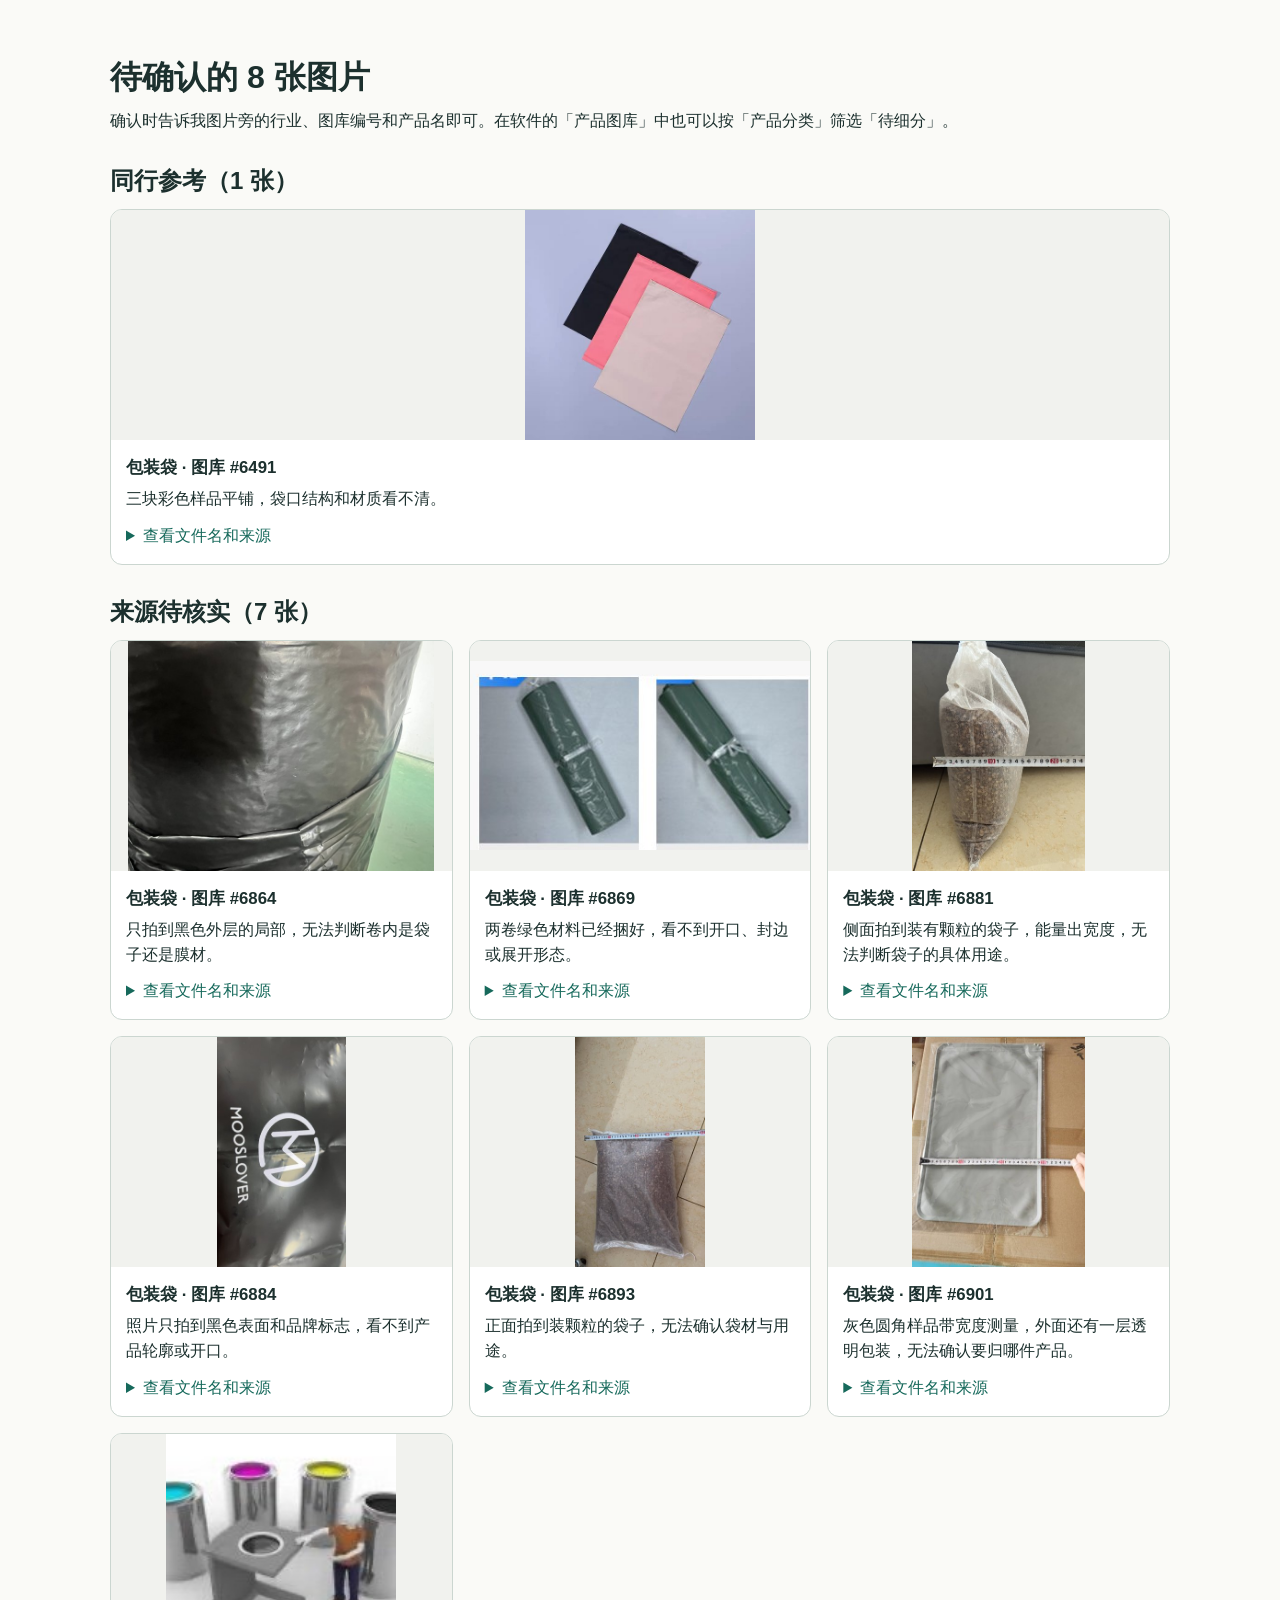
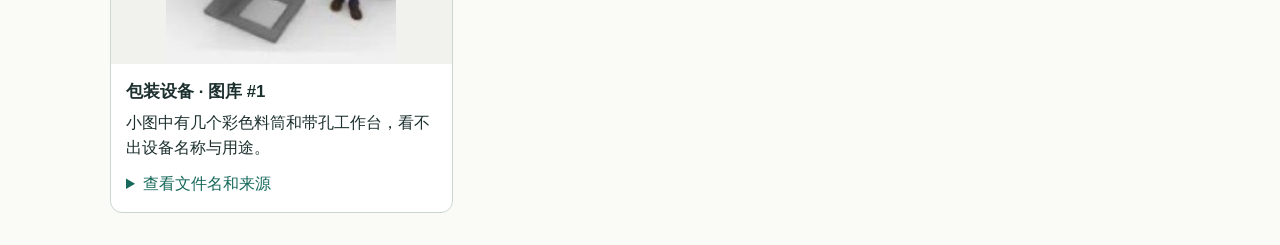
<file: 资料整理记录/产品图库待确认.html>
<!doctype html><html lang="zh-CN"><meta charset="utf-8"><meta name="viewport" content="width=device-width, initial-scale=1"><title>产品图库 · 待确认的图片</title><style>*{box-sizing:border-box}body{max-width:1100px;margin:auto;padding:32px 20px;background:#fafaf7;color:#1c302e;font:16px/1.55 -apple-system,BlinkMacSystemFont,"Microsoft YaHei",sans-serif}h1{font-size:2rem;margin-bottom:6px}h2{margin:28px 0 10px}h3{font-size:1.05rem;margin:0}section{display:grid;grid-template-columns:repeat(auto-fit,minmax(min(100%,285px),1fr));gap:16px}article{border:1px solid #cbd6d0;border-radius:12px;background:white;overflow:hidden}article img{display:block;width:100%;height:230px;object-fit:contain;background:#f1f2ee}article div{padding:15px}p{margin:6px 0 12px}small{overflow-wrap:anywhere}summary{cursor:pointer;color:#16695b}</style><main><h1>待确认的 8 张图片</h1><p>确认时告诉我图片旁的行业、图库编号和产品名即可。在软件的「产品图库」中也可以按「产品分类」筛选「待细分」。</p><h2>同行参考（1 张）</h2><section><article><img alt="三块彩色样品平铺，袋口结构和材质看不清。" src="[data-uri]"><div><h3>包装袋 · 图库 #6491</h3><p>三块彩色样品平铺，袋口结构和材质看不清。</p><details><summary>查看文件名和来源</summary><small>同行图片/同行底图/微信图片_20260313135650_129_6.png</small></details></div></article></section><h2>来源待核实（7 张）</h2><section><article><img alt="只拍到黑色外层的局部，无法判断卷内是袋子还是膜材。" src="[data-uri]"><div><h3>包装袋 · 图库 #6864</h3><p>只拍到黑色外层的局部，无法判断卷内是袋子还是膜材。</p><details><summary>查看文件名和来源</summary><small>d盘文件/Ali1688WorkbenchData/IMServiceDir/msg_image/12/1287178ff4e7652bccce49fd899c4cfc.jpg</small></details></div></article><article><img alt="两卷绿色材料已经捆好，看不到开口、封边或展开形态。" src="[data-uri]"><div><h3>包装袋 · 图库 #6869</h3><p>两卷绿色材料已经捆好，看不到开口、封边或展开形态。</p><details><summary>查看文件名和来源</summary><small>d盘文件/Ali1688WorkbenchData/IMServiceDir/msg_image/20/202c4a622961b2092fbacbd1ace32bb0.jpg</small></details></div></article><article><img alt="侧面拍到装有颗粒的袋子，能量出宽度，无法判断袋子的具体用途。" src="[data-uri]"><div><h3>包装袋 · 图库 #6881</h3><p>侧面拍到装有颗粒的袋子，能量出宽度，无法判断袋子的具体用途。</p><details><summary>查看文件名和来源</summary><small>d盘文件/Ali1688WorkbenchData/IMServiceDir/msg_image/4e/4ed27a70af620073a75a25abc9b034ec.jpg</small></details></div></article><article><img alt="照片只拍到黑色表面和品牌标志，看不到产品轮廓或开口。" src="[data-uri]"><div><h3>包装袋 · 图库 #6884</h3><p>照片只拍到黑色表面和品牌标志，看不到产品轮廓或开口。</p><details><summary>查看文件名和来源</summary><small>d盘文件/Ali1688WorkbenchData/IMServiceDir/msg_image/59/59fc845c37ad228f8f56a92e44409760.jpg</small></details></div></article><article><img alt="正面拍到装颗粒的袋子，无法确认袋材与用途。" src="[data-uri]"><div><h3>包装袋 · 图库 #6893</h3><p>正面拍到装颗粒的袋子，无法确认袋材与用途。</p><details><summary>查看文件名和来源</summary><small>d盘文件/Ali1688WorkbenchData/IMServiceDir/msg_image/87/87be02912aba414c02225b1eb11938f6.jpg</small></details></div></article><article><img alt="灰色圆角样品带宽度测量，外面还有一层透明包装，无法确认要归哪件产品。" src="[data-uri]"><div><h3>包装袋 · 图库 #6901</h3><p>灰色圆角样品带宽度测量，外面还有一层透明包装，无法确认要归哪件产品。</p><details><summary>查看文件名和来源</summary><small>d盘文件/Ali1688WorkbenchData/IMServiceDir/msg_image/a9/a9b693f3b723cfdac2068185f31e4fbc.png</small></details></div></article><article><img alt="小图中有几个彩色料筒和带孔工作台，看不出设备名称与用途。" src="[data-uri]"><div><h3>包装设备 · 图库 #1</h3><p>小图中有几个彩色料筒和带孔工作台，看不出设备名称与用途。</p><details><summary>查看文件名和来源</summary><small>微信文件/wxid_39k7bfcjxhvf12/FileStorage/Cache/2022-09/c1236c26ff07e06422fa808852a542e0_t.jpg</small></details></div></article></section></main></html>
</file>
